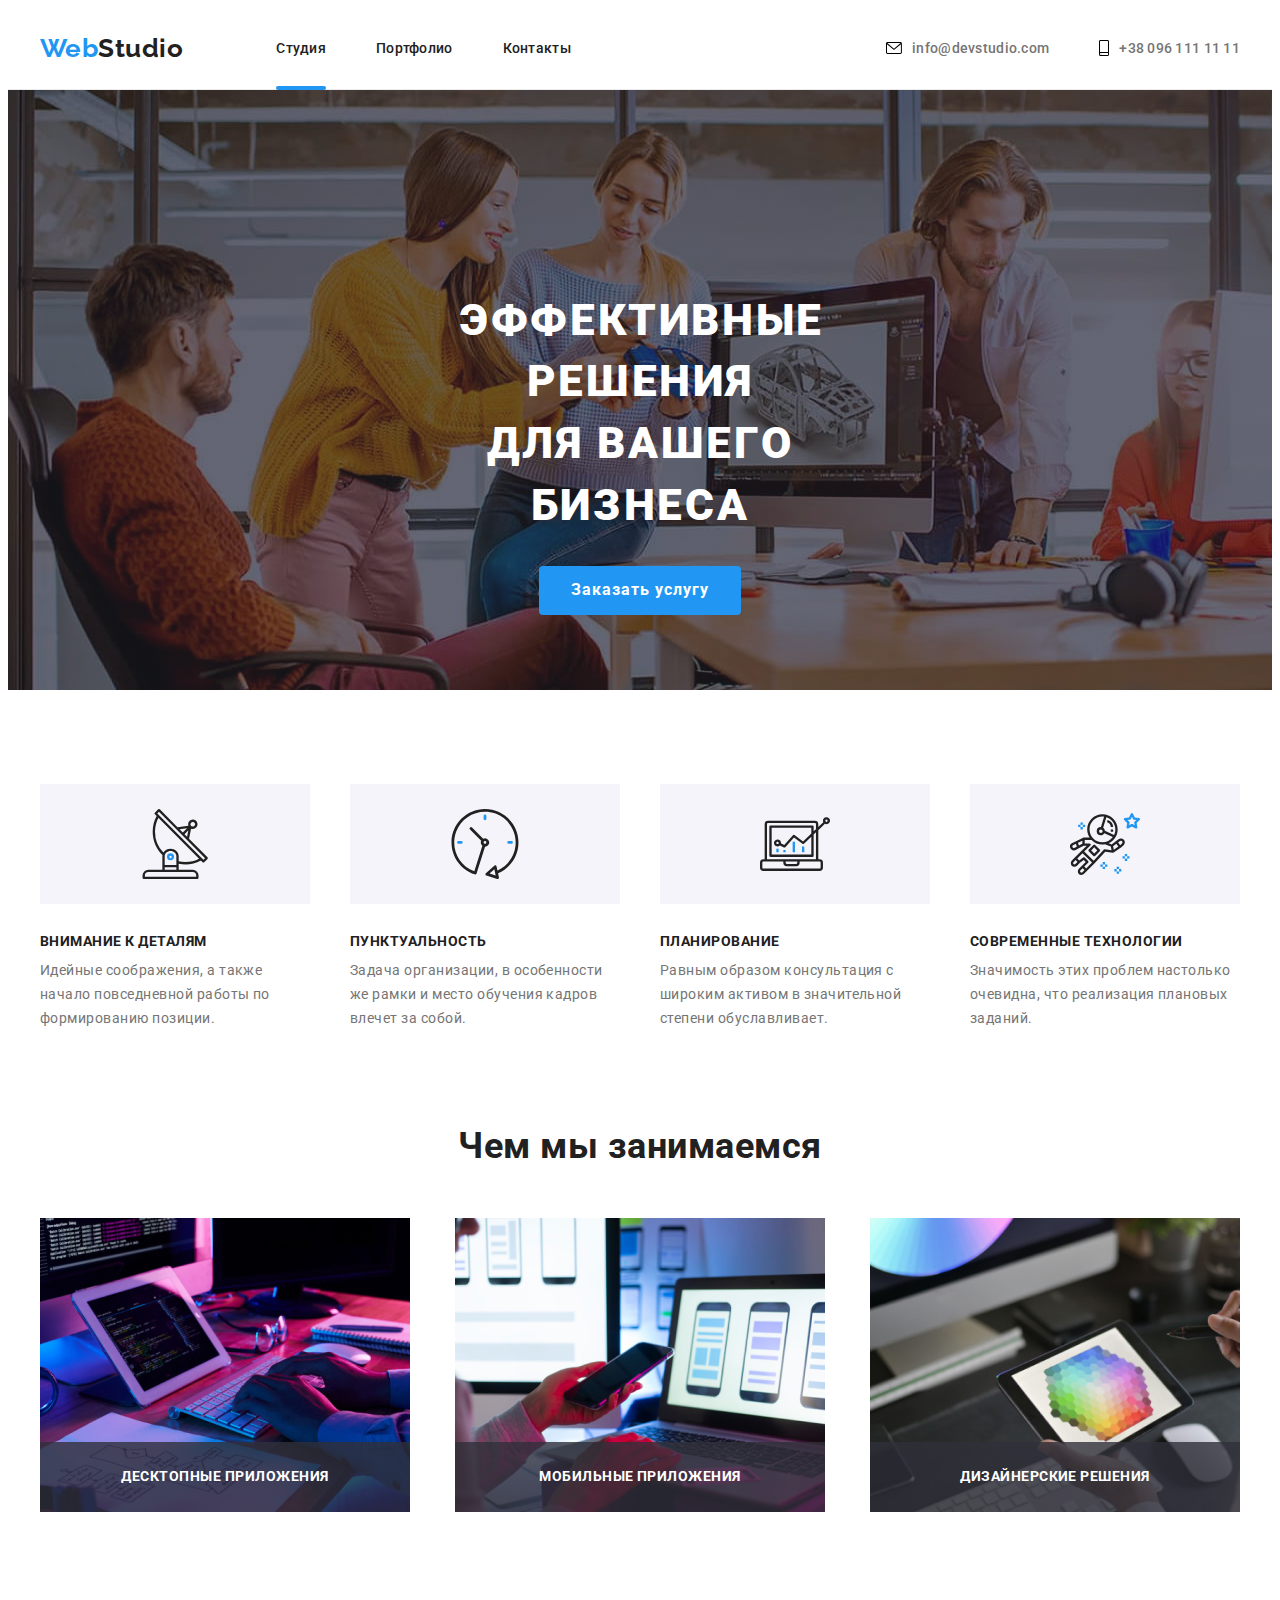
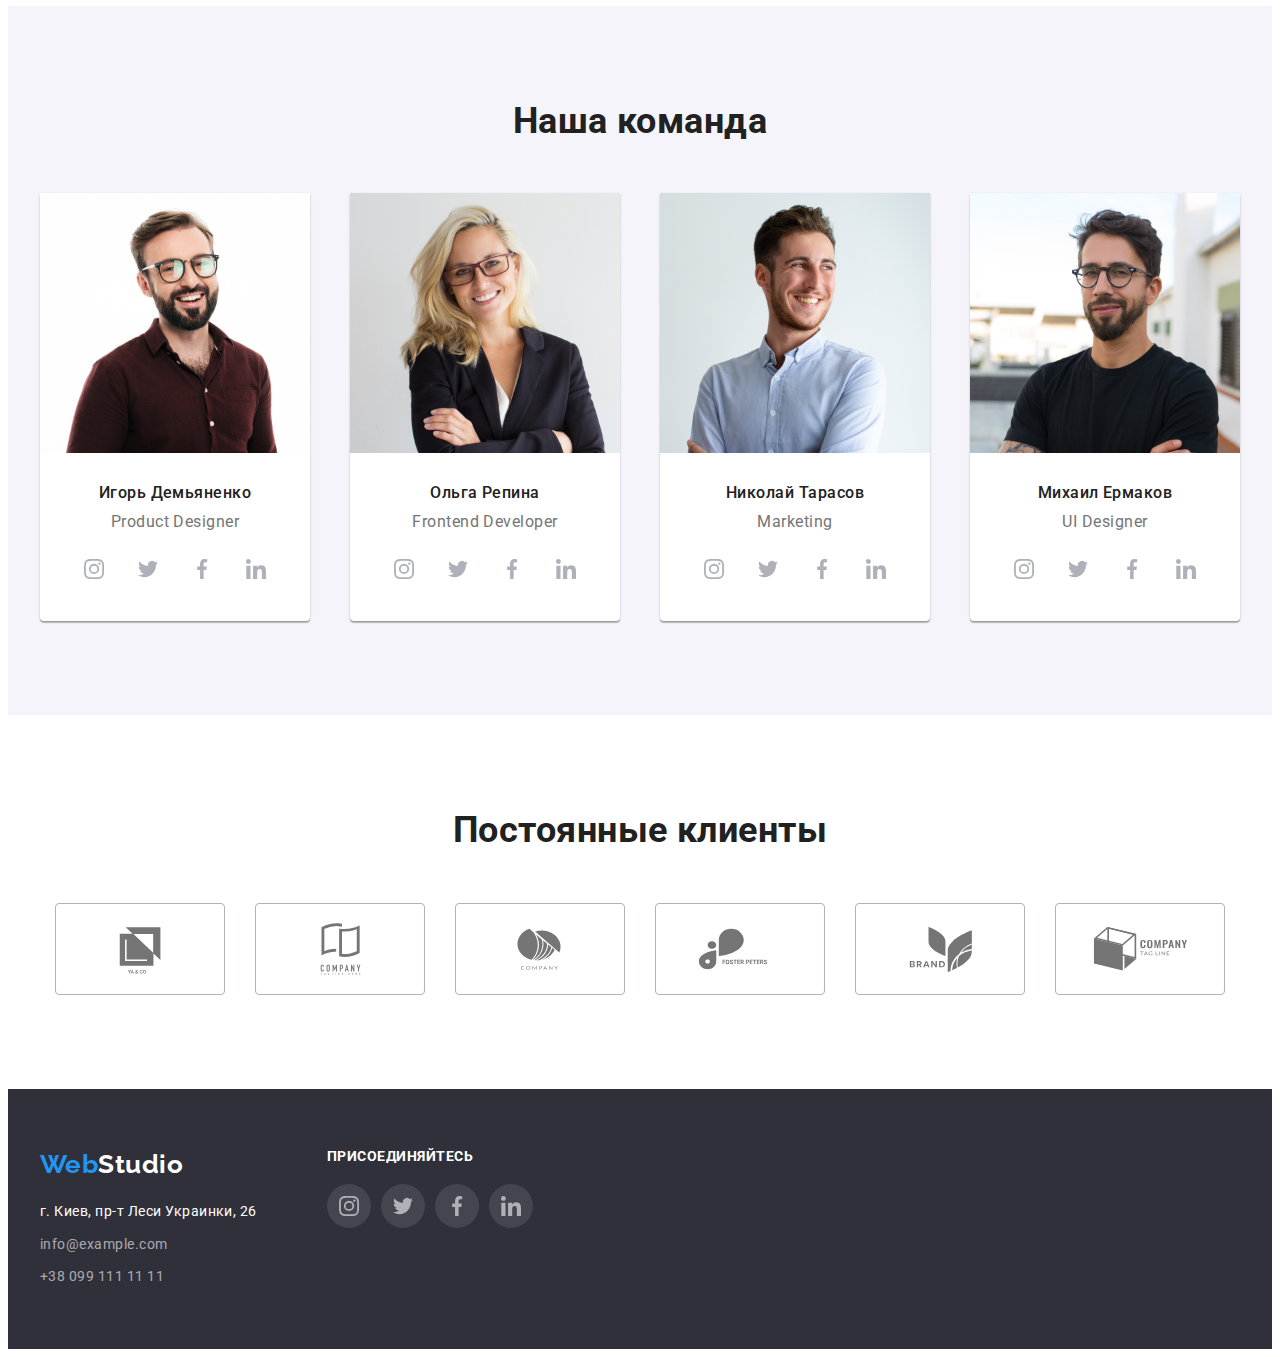
<file: index.html>
<!DOCTYPE html>
<html lang="ru">

<head>
    <meta charset="UTF-8">
    <meta http-equiv="X-UA-Compatible" content="IE=edge">
    <meta name="viewport" content="width=device-width, initial-scale=1.0">
    <title>Document</title>
    <link rel="stylesheet" href="https://cdnjs.cloudflare.com/ajax/libs/modern-normalize/1.1.0/modern-normalize.min.css"
        integrity="sha512-wpPYUAdjBVSE4KJnH1VR1HeZfpl1ub8YT/NKx4PuQ5NmX2tKuGu6U/JRp5y+Y8XG2tV+wKQpNHVUX03MfMFn9Q=="
        crossorigin="anonymous" referrerpolicy="no-referrer" />
    <link 
        href="https://fonts.googleapis.com/css2?family=Raleway:wght@700&family=Roboto:wght@400;500;700;900&display=swap"
        rel="stylesheet">
    <link rel="stylesheet" href="./css/styles.css">
</head>

<body>

    <header class="header-section">
        <div class="container header">
            <a class="logo" href="#"><span class="logo-accent">Web</span>Studio</a>
            <nav >
                <ul class="sitenav">
                    <li class="item" ><a class="link active" href="#">Студия</a></li>
                    <li class="item" ><a class="link" href="./portfolio.html">Портфолио</a></li>
                    <li class="item" ><a class="link" href="#">Контакты</a></li>
                </ul>
            </nav>
            
            <ul class="contacts">
                <li class="item" >
                    <a class="contacts-link" href="mailto:info@devstudio.com">
                        <svg class="icon envelope">
                            <use href="./images/icons.svg#envelope"></use>
                        </svg>
                        info@devstudio.com
                    </a>
                </li>
                <li class="item" >
                    <a class="contacts-link" href="tel:+380961111111">
                        <svg class="icon smartphone">
                            <use href="./images/icons.svg#smartphone"></use>
                        </svg>
                        +38 096 111 11 11
                    </a>
                </li>
            </ul>
        </div>
    </header>

    <main>
        
        <section class="hero-section overlay">
                <h1 class="title-hero">Эффективные решения<br> для вашего бизнеса</h1>
                <button data-modal-open class="button" type="button">Заказать услугу</button>
                <div data-modal class="backdrop is-hidden">
                    <div class="modal">
                        <button data-modal-close class="btn-close">
                            <svg class="close-icon">
                                <use href="./images/icons.svg#close"></use>
                            </svg>
                        </button>
                    </div>
                </div>           
        </section>

        <section class="section features">
            <div class="container">
              <h2 hidden>Наши пркимущества</h2>
                <ul class="features">    
                    <li class="item">
                        <div class="icon-box">
                            <svg class="features-icon">
                                <use href="./images/icons.svg#antenna"></use>
                            </svg>
                        </div>
                        <h3 class="features-title">внимание к деталям</h3>
                        <p class="features-text">Идейные соображения, а также начало повседневной работы по формированию позиции.</p>
                    </li>
                    <li class="item">
                        <div class="icon-box">
                            <svg class="features-icon">
                                <use href="./images/icons.svg#clock"></use>
                            </svg>
                        </div>
                        <h3 class="features-title">пунктуальность</h3>
                        <p class="features-text">Задача организации, в особенности же рамки и место обучения кадров влечет за собой.</p>
                    </li>
                    <li class="item">
                        <div class="icon-box">
                            <svg class="features-icon">
                                <use href="./images/icons.svg#diagram"></use>
                            </svg>
                        </div>
                        <h3 class="features-title">планирование</h3>
                        <p class="features-text">Равным образом консультация с широким активом в значительной степени обуславливает.</p>
                    </li>
                    <li class="item">
                        <div class="icon-box">
                            <svg class="features-icon">
                                <use href="./images/icons.svg#astronaut"></use>
                            </svg>
                        </div>
                        <h3 class="features-title">современные технологии</h3>
                        <p class="features-text">Значимость этих проблем настолько очевидна, что реализация плановых заданий.</p>
                    </li>
                </ul>
            </div>
            <ul>
        </section>

        <section class="section">
            <div class="container">
                <h2 class="section-title">Чем мы занимаемся</h2>
                <ul class="servises">
                    
                    <li class="item">
                        <img src="./images/img.jpg" alt="Создание сайтов" width="370">
                        <div class="servises-overlay">
                            <h3 class="servises-text">десктопные приложения</h3>
                        </div>
                    </li>
                    
                    <li class="item">
                        <img src="./images/img-2.jpg" alt="Создание макетов" width="370">
                        <div class="servises-overlay">
                            <h3 class="servises-text">мобильные приложения</h3>
                        </div>
                    </li>
                    
                    <li class="item">
                        <img src="./images/img-3.jpg" alt="Дизайн" width="370">                       
                        <div class="servises-overlay">
                            <h3 class="servises-text">дизайнерские решения</h3>
                        </div>
                    </li>
                </ul>
            </div>
        </section>

        <section class="section team">
            <div class="container">
              <h2 class="section-title">Наша команда</h2>
                <ul class="members">
                    <li class="item">
                        <div>
                            <img src="./images/photo-1.jpg" alt="Игорь Демьяненко" width="270">
                        </div>
                           
                        <h3 class="member-name">Игорь Демьяненко</h3>
                        <p class="member-work">Product Designer</p>
                        
                        <div class="network-icon-box">
                            <a href="#" class="network-link">
                                <svg class="network-icon">
                                     <use href="./images/icons.svg#instagram"></use>
                                </svg>
                            </a>
                             <a href="#" class="network-link">   
                                <svg class="network-icon">
                                    <use href="./images/icons.svg#twitter"></use>
                                </svg>
                            </a>
                            <a href="#" class="network-link">
                                <svg class="network-icon">
                                    <use href="./images/icons.svg#facebook"></use>
                                </svg>
                            </a>
                            <a href="#" class="network-link">
                                <svg class="network-icon">
                                    <use href="./images/icons.svg#linkedin"></use>
                                </svg>
                            </a>
                        </div>
                    </li>
                    <li class="item">
                        <div>
                            <img src="./images/photo-2.jpg" alt="Ольга Репина" width="270">
                        </div>
                           
                        <h3 class="member-name">Ольга Репина</h3>
                        <p class="member-work">Frontend Developer</p>
                        
                        <div class="network-icon-box">
                            <a href="#" class="network-link">
                                <svg class="network-icon">
                                    <use href="./images/icons.svg#instagram"></use>
                                </svg>
                            </a>
                            <a href="#" class="network-link">
                                <svg class="network-icon">
                                    <use href="./images/icons.svg#twitter"></use>
                                </svg>
                            </a>
                            <a href="#" class="network-link">
                                <svg class="network-icon">
                                    <use href="./images/icons.svg#facebook"></use>
                                </svg>
                            </a>
                            <a href="#" class="network-link">
                                <svg class="network-icon">
                                    <use href="./images/icons.svg#linkedin"></use>
                                </svg>
                            </a>
                        </div>
                    </li>
                   
                    <li class="item">
                        <div>
                            <img src="./images/photo-3.jpg" alt="Николай Тарасов" width="270">
                        </div>
                            
                        <h3 class="member-name">Николай Тарасов</h3>
                        <p class="member-work">Marketing</p>

                        <div class="network-icon-box">
                            <a href="#" class="network-link">
                                <svg class="network-icon">
                                    <use href="./images/icons.svg#instagram"></use>
                                </svg>
                            </a>
                            <a href="#" class="network-link">
                                <svg class="network-icon">
                                    <use href="./images/icons.svg#twitter"></use>
                                </svg>
                            </a>
                            <a href="#" class="network-link">
                                <svg class="network-icon">
                                    <use href="./images/icons.svg#facebook"></use>
                                </svg>
                            </a>
                            <a href="#" class="network-link">
                                <svg class="network-icon">
                                    <use href="./images/icons.svg#linkedin"></use>
                                </svg>
                            </a>
                        </div>
                    </li>
                    
                    <li class="item">
                        <div>
                            <img src="./images/photo-4.jpg" alt="Михаил Ермаков" width="270">
                        </div>
                        
                        <h3 class="member-name">Михаил Ермаков</h3>
                        <p class="member-work">UI Designer</p>

                        <div class="network-icon-box">
                            <a href="#" class="network-link">
                                <svg class="network-icon">
                                    <use href="./images/icons.svg#instagram"></use>
                                </svg>
                            </a>
                            <a href="#" class="network-link">
                                <svg class="network-icon">
                                    <use href="./images/icons.svg#twitter"></use>
                                </svg>
                            </a>
                            <a href="#" class="network-link">
                                <svg class="network-icon">
                                    <use href="./images/icons.svg#facebook"></use>
                                </svg>
                            </a>
                            <a href="#" class="network-link">
                                <svg class="network-icon">
                                    <use href="./images/icons.svg#linkedin"></use>
                                </svg>
                            </a>
                        </div>
                    </li>
                </ul>
            </div>
        </section>
        <section class="section clients">
                <h2 class="section-title">Постоянные клиенты</h2>
                <ul class="clients-list">
                    <li class="item">
                        <a href="#" class="clients-link">
                            <svg class="clients-icon">
                                <use href="./images/icons.svg#logo-1"></use>
                            </svg>
                        </a>
                    </li>
                    <li class="item">
                        <a href="#" class="clients-link">
                            <svg class="clients-icon">
                                <use href="./images/icons.svg#logo-2"></use>
                            </svg>
                        </a>
                    </li>
                    <li class="item">
                        <a href="#" class="clients-link">
                            <svg class="clients-icon">
                                <use href="./images/icons.svg#logo-3"></use>
                            </svg>
                        </a>
                    </li>
                    <li class="item">
                        <a href="#" class="clients-link">
                            <svg class="clients-icon">
                                <use href="./images/icons.svg#logo-4"></use>
                            </svg>
                        </a>
                    </li>
                    <li class="item">
                        <a href="#" class="clients-link">
                            <svg class="clients-icon">
                                <use href="./images/icons.svg#logo-5"></use>
                            </svg>
                        </a>
                    </li>
                    <li class="item">
                        <a href="#" class="clients-link">
                            <svg class="clients-icon">
                                <use href="./images/icons.svg#logo-6"></use>
                            </svg>
                        </a>
                    </li>
                </ul>
        </section>
    </main>

    <footer class="footer">
        <div class="container">
           
                <div>   
                    <a href="#" class="logo"> <span class="logo-accent">Web</span>Studio </a>
                    <address class="adress">
                        г. Киев, пр-т Леси Украинки, 26
                        <ul class="contacts-footer">
                            <li class="item">info@example.com</li> 
                            <li class="item">+38 099 111 11 11</li>
                        </ul>
                    </address>
                </div>
                <div class="follow-box">
                    <h3 class="features-title follow">присоединяйтесь</h3>
                    <div class="network-icon-box">
                        <a href="#" class="network-link">
                            <svg class="network-icon">
                                <use href="./images/icons.svg#instagram"></use>
                            </svg>
                        </a>
                        <a href="#" class="network-link">
                            <svg class="network-icon">
                                <use href="./images/icons.svg#twitter"></use>
                            </svg>
                        </a>
                        <a href="#" class="network-link">
                            <svg class="network-icon">
                                <use href="./images/icons.svg#facebook"></use>
                            </svg>
                        </a>
                        <a href="#" class="network-link">
                            <svg class="network-icon">
                                <use href="./images/icons.svg#linkedin"></use>
                            </svg>
                        </a>
                    </div>
            </div>
        
        </div>
    </footer>

<script src="./js/modal.js"></script>

</body>

</html>
</file>
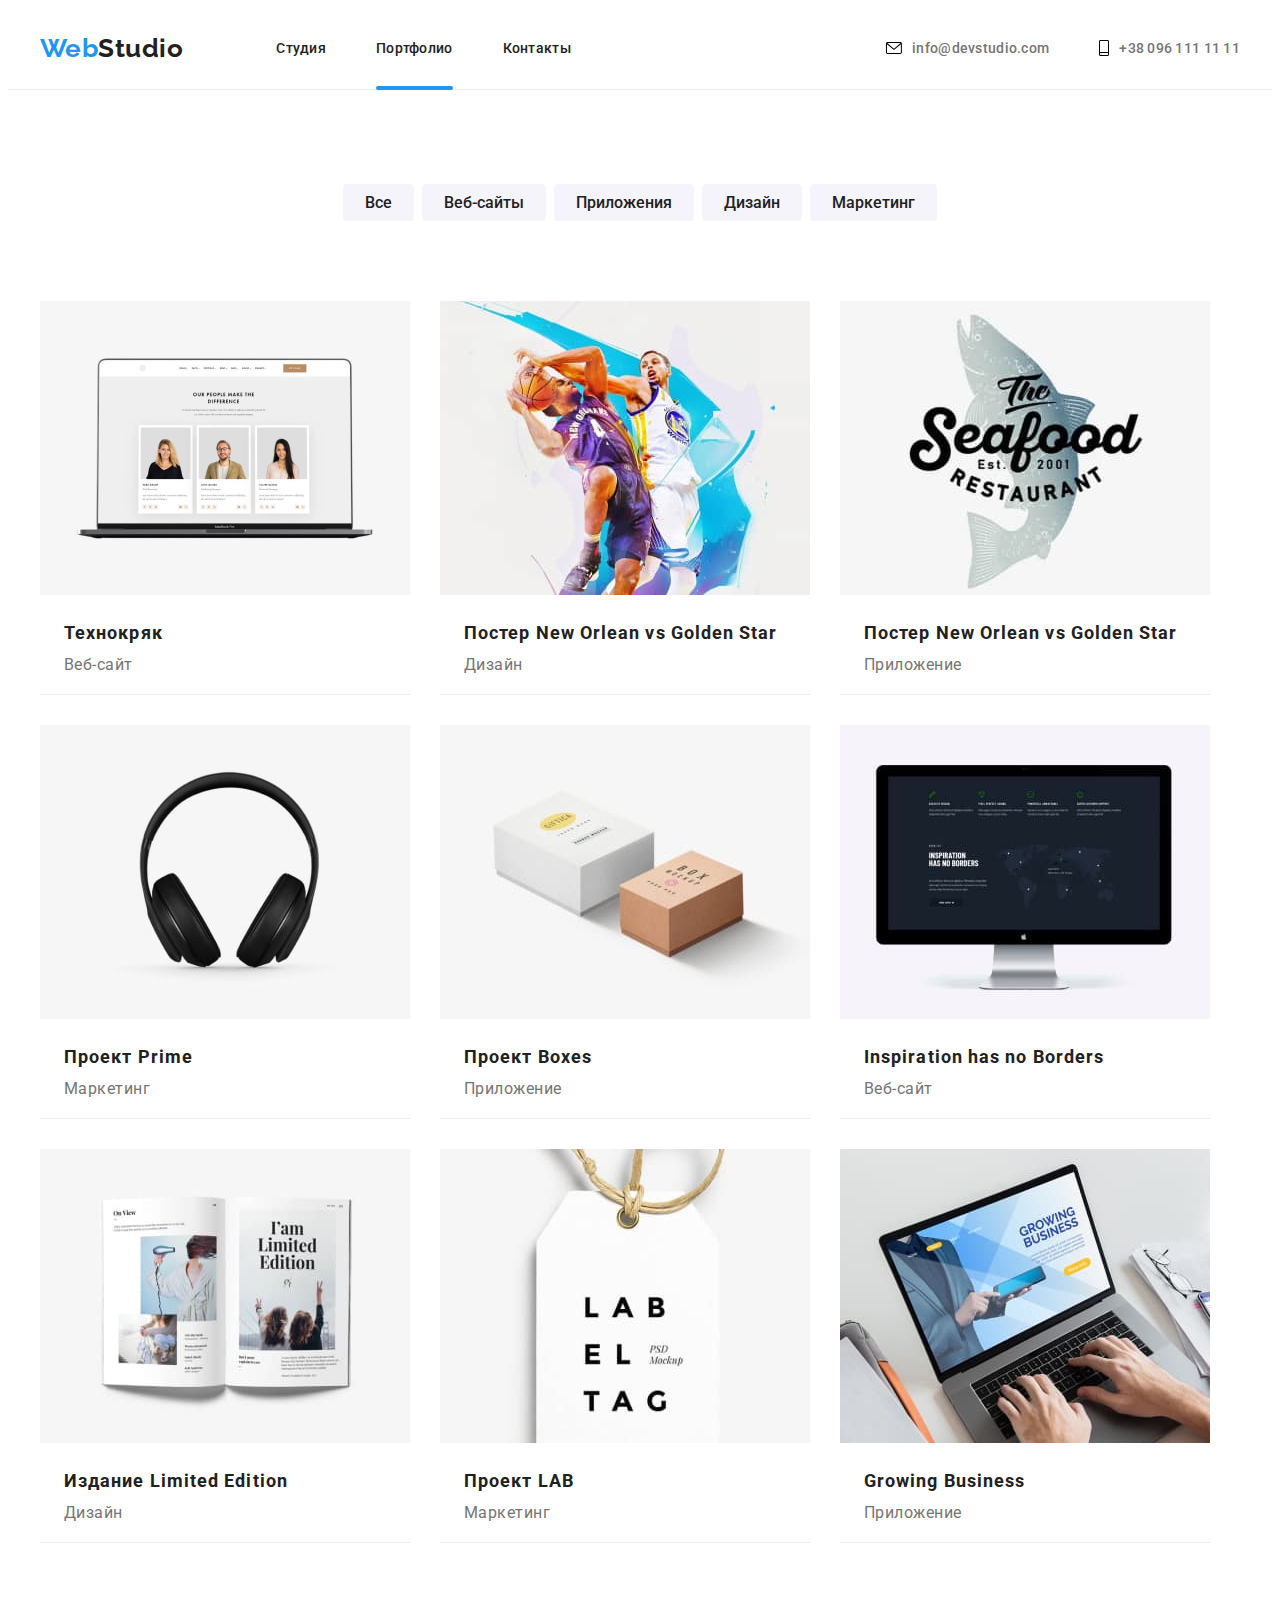
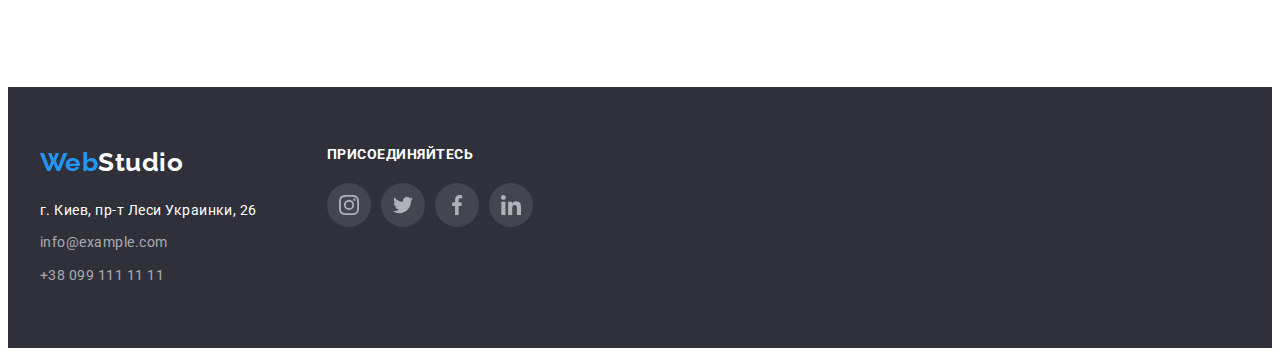
<file: portfolio.html>
<!DOCTYPE html>
<html lang="ru">

<head>
    <meta charset="UTF-8">
    <meta http-equiv="X-UA-Compatible" content="IE=edge">
    <meta name="viewport" content="width=device-width, initial-scale=1.0">
    <title>Document</title>
    <link rel="stylesheet" href="https://cdnjs.cloudflare.com/ajax/libs/modern-normalize/1.1.0/modern-normalize.min.css"
        integrity="sha512-wpPYUAdjBVSE4KJnH1VR1HeZfpl1ub8YT/NKx4PuQ5NmX2tKuGu6U/JRp5y+Y8XG2tV+wKQpNHVUX03MfMFn9Q=="
        crossorigin="anonymous" referrerpolicy="no-referrer" />
    <link href="https://fonts.googleapis.com/css2?family=Raleway:wght@700&family=Roboto:wght@400;500;700;900&display=swap"
        rel="stylesheet">
    <link rel="stylesheet" href="./css/styles.css">
</head>

<body>
    <header class="header-section">
        <div class="container header">
            <a class="logo" href="#"><span class="logo-accent">Web</span>Studio</a>
            <nav>
                <ul class="sitenav">
                    <li class="item"><a class="link" href="./index.html">Студия</a></li>
                    <li class="item"><a class="link active" href="./portfolio.html">Портфолио</a></li>
                    <li class="item"><a class="link" href="#">Контакты</a></li>
                </ul>
            </nav>
    
            <ul class="contacts">
                <li class="item">
                    <a class="contacts-link" href="mailto:info@devstudio.com">
                        <svg class="icon envelope">
                            <use href="./images/icons.svg#envelope"></use>
                        </svg>
                        info@devstudio.com
                    </a>
                </li>
                <li class="item">
                    <a class="contacts-link" href="tel:+380961111111">
                        <svg class="icon smartphone">
                            <use href="./images/icons.svg#smartphone"></use>
                        </svg>
                        +38 096 111 11 11
                    </a>
                </li>
            </ul>
        </div>
    </header>

    <main>
        <section class="section portfolio">
            <div class="container">
                <h1 hidden>Портфолио</h1>

                    <ul class="portfolio">
                        <li class="item"><button class="btn-portfolio" type="button">Все</button></li>
                        <li class="item"><button class="btn-portfolio" type="button">Веб-сайты</button></li>
                        <li class="item"><button class="btn-portfolio" type="button">Приложения</button></li>
                        <li class="item"><button class="btn-portfolio" type="button">Дизайн</button></li>
                        <li class="item"><button class="btn-portfolio" type="button">Маркетинг</button></li>
                    </ul>

                <ul class="projects">
                    <li class="item">
                        <div class="project-thumb">
                            <img src="./images/img1.jpg" alt="Изображение интерфейса веб-сайта Технокряк " width="370" height="294">
                            <div class="projects-overlay">
                                <p class="text-overlay">Технокряк это современная площадка распространения коронавируса. Компании используют эту
                                    платформу для цифрового
                                    шпионажа и атак на защищённые сервера конкурентов.</p>
                            </div>
                        </div>
                        <div class="text-item">
                            <h2 class="portfolio-project">Технокряк</h2>
                            <p class="project-type">Веб-сайт</p>
                        </div>
                    </li>
                    <li class="item">
                        <div class="project-thumb">
                            <img src="./images/img2.jpg" alt="Изображение интерфейса веб-сайта Технокряк " width="370" height="294">
                            <div class="projects-overlay">
                                <p class="text-overlay">Технокряк это современная площадка распространения коронавируса. Компании используют эту
                                    платформу для цифрового
                                    шпионажа и атак на защищённые сервера конкурентов.</p>
                            </div>
                        </div>
                        <div class="text-item">
                            <h2 class="portfolio-project">Постер New Orlean vs Golden Star</h2>
                            <p class="project-type">Дизайн</p>
                        </div>
                    </li>
                    <li class="item">
                        <div class="project-thumb">
                            <img src="./images/img3.jpg" alt="Изображение интерфейса веб-сайта Технокряк " width="370" height="294">
                            <div class="projects-overlay">
                                <p class="text-overlay">Технокряк это современная площадка распространения коронавируса. Компании используют эту
                                    платформу для цифрового
                                    шпионажа и атак на защищённые сервера конкурентов.</p>
                            </div>
                        </div>
                        <div class="text-item">
                            <h2 class="portfolio-project">Постер New Orlean vs Golden Star</h2>
                            <p class="project-type">Приложение</p>
                        </div>
                    </li>
                    <li class="item">
                        <div class="project-thumb">
                            <img src="./images/img4.jpg" alt="Изображение интерфейса веб-сайта Технокряк " width="370" height="294">
                            <div class="projects-overlay">
                                <p class="text-overlay">Технокряк это современная площадка распространения коронавируса. Компании используют эту
                                    платформу для цифрового
                                    шпионажа и атак на защищённые сервера конкурентов.</p>
                            </div>
                        </div>
                        <div class="text-item">
                            <h2 class="portfolio-project">Проект Prime</h2>
                            <p class="project-type">Маркетинг</p>
                        </div>
                    </li>
                    <li class="item">
                        <div class="project-thumb">
                            <img src="./images/img5.jpg" alt="Изображение интерфейса веб-сайта Технокряк " width="370" height="294">
                            <div class="projects-overlay">
                                <p class="text-overlay">Технокряк это современная площадка распространения коронавируса. Компании используют эту
                                    платформу для цифрового
                                    шпионажа и атак на защищённые сервера конкурентов.</p>
                            </div>
                        </div>
                       <div class="text-item">
                            <h2 class="portfolio-project">Проект Boxes</h2>
                            <p class="project-type">Приложение</p>
                       </div>
                    </li>
                    <li class="item">
                        <div>
                            <div class="project-thumb">
                                <img src="./images/img6.jpg" alt="Изображение интерфейса веб-сайта Технокряк " width="370" height="294">
                                <div class="projects-overlay">
                                    <p class="text-overlay">Технокряк это современная площадка распространения коронавируса. Компании используют эту
                                        платформу для цифрового
                                        шпионажа и атак на защищённые сервера конкурентов.</p>
                                </div>
                            </div>
                        </div>
                        <div class="text-item">
                            <h2 class="portfolio-project">Inspiration has no Borders</h2>
                            <p class="project-type">Веб-сайт</p>
                        </div>
                    </li>
                    <li class="item">
                        <div class="project-thumb">
                            <img src="./images/img7.jpg" alt="Изображение интерфейса веб-сайта Технокряк " width="370" height="294">
                            <div class="projects-overlay">
                                <p class="text-overlay">Технокряк это современная площадка распространения коронавируса. Компании используют эту
                                    платформу для цифрового
                                    шпионажа и атак на защищённые сервера конкурентов.</p>
                            </div>
                        </div>
                       <div class="text-item">
                            <h2 class="portfolio-project">Издание Limited Edition</h2>
                            <p class="project-type">Дизайн</p>
                       </div>
                    </li>
                    <li class="item">
                        <div class="project-thumb">
                            <img src="./images/img8.jpg" alt="Изображение интерфейса веб-сайта Технокряк " width="370" height="294">
                            <div class="projects-overlay">
                                <p class="text-overlay">Технокряк это современная площадка распространения коронавируса. Компании используют эту
                                    платформу для цифрового
                                    шпионажа и атак на защищённые сервера конкурентов.</p>
                            </div>
                        </div>
                        <div class="text-item">
                            <h2 class="portfolio-project">Проект LAB</h2>
                            <p class="project-type">Маркетинг</p>
                        </div>
                    </li>
                    <li class="item">
                        <div class="project-thumb">
                            <img src="./images/img9.jpg" alt="Изображение интерфейса веб-сайта Технокряк " width="370" height="294">
                            <div class="projects-overlay">
                                <p class="text-overlay">Технокряк это современная площадка распространения коронавируса. Компании используют эту
                                    платформу для цифрового
                                    шпионажа и атак на защищённые сервера конкурентов.</p>
                            </div>
                        </div>
                        <div class="text-item">
                            <h2 class="portfolio-project">Growing Business</h2>
                            <p class="project-type">Приложение</p>
                        </div>
                    </li>
                </ul>
            </div>
        </section>

    </main>

    <footer class="footer">
        <div class="container">
    
            <div>
                <a href="#" class="logo"> <span class="logo-accent">Web</span>Studio </a>
                <address class="adress">
                    г. Киев, пр-т Леси Украинки, 26
                    <ul class="contacts-footer">
                        <li class="item">info@example.com</li>
                        <li class="item">+38 099 111 11 11</li>
                    </ul>
                </address>
            </div>
            <div class="follow-box">
                <h3 class="features-title follow">присоединяйтесь</h3>
                <div class="network-icon-box">
                    <a href="#" class="network-link">
                        <svg class="network-icon">
                            <use href="./images/icons.svg#instagram"></use>
                        </svg>
                    </a>
                    <a href="#" class="network-link">
                        <svg class="network-icon">
                            <use href="./images/icons.svg#twitter"></use>
                        </svg>
                    </a>
                    <a href="#" class="network-link">
                        <svg class="network-icon">
                            <use href="./images/icons.svg#facebook"></use>
                        </svg>
                    </a>
                    <a href="#" class="network-link">
                        <svg class="network-icon">
                            <use href="./images/icons.svg#linkedin"></use>
                        </svg>
                    </a>
                </div>
            </div>
    
        </div>
    </footer>
</body>

</html>
</file>
<file: css/styles.css>
:root {
  --accent-color: #2196f3;
  --title-text-color: #212121;
  --text-color: #757575;
  --white-color: #fff;
  --card-set-gap: 30px;
  --container-padding: 94px;
  --transition-timing: cubic-bezier(0.4, 0, 0.2, 1);
}

html {
  box-sizing: border-box;
}

*,
*::before,
*::after {
  box-sizing: inherit;
}

body {
  color: var(--text-color);
  font-family: Roboto, sans-serif;
  letter-spacing: 0.03em;
}

Ul {
  list-style: none;
  margin: 0;
  padding: 0;
}

a {
  text-decoration: none;
}

p {
  margin: 0;
}

h1,
h2,
h3,
h4,
h5,
h6 {
  margin: 0;
}

img {
  display: block;
  max-width: 100%;
  height: auto;
}

/*==============header section================*/

.header-section {
  border-bottom: 1px solid #ececec;
}

.container.header {
  width: 1200px;
  margin: auto;
  display: flex;
  align-items: center;
}

/* style logo */
.logo {
  color: var(--title-text-color);

  font-family: Raleway, sans-serif;
  font-weight: 700;
  font-size: 26px;
  line-height: 1.2;
}
.footer .logo {
  color: var(--white-color);
}

.logo-accent {
  color: var(--accent-color);
}

/* nav */
.sitenav {
  display: flex;
  margin-left: 93px;
}

.sitenav .link {
  display: block;
  padding-top: 32px;
  padding-bottom: 32px;
}

.sitenav .item + .item {
  margin-left: 50px;
}

.sitenav .link {
  color: var(--title-text-color);

  font-weight: 500;
  font-size: 14px;
  line-height: 1.2;
  letter-spacing: 0.02em;

  transition: color 250ms var(--transition-timing);
  position: relative;
}

.sitenav .link:hover,
.sitenav .link:focus {
  color: var(--accent-color);
}

.sitenav .link.active::after {
  content: "";

  background-color: var(--accent-color);
  border-radius: 2px;

  position: absolute;
  width: 100%;
  height: 4px;
  bottom: -1px;
  left: 0;

  transition: opacity 250ms var(--transition-timing);
}

/* contacts */
.contacts {
  display: flex;
  margin-left: auto;
}

.contacts-link {
  color: var(--text-color);

  font-weight: 500;
  font-size: 14px;
  line-height: 1.2;
  letter-spacing: 0.02em;

  display: flex;
  align-items: center;

  transition: color 250ms var(--transition-timing);
}

.contacts .item + .item {
  margin-left: 50px;
}

.contacts-link:hover,
.contacts-link:focus {
  color: var(--accent-color);
}

.contacts-link:hover .icon {
  fill: var(--accent-color);
}

.icon {
  margin-right: 10px;
}

.icon.envelope {
  width: 16px;
  height: 12px;
}

.icon.smartphone {
  width: 10px;
  height: 16px;
}

/*======================= main ==========================*/
.section {
  padding-top: var(--container-padding);
  padding-bottom: var(--container-padding);
}

/* section hero */

.hero-section {
  background: #2f303a;
  padding: 200px 452px;
}
.overlay {
  background-image: linear-gradient(to top, #2f303a66, #2f303a66),
    url(../images/img-bcg.jpg);
  height: 600px;
  max-width: 1600px;
  margin: 0 auto;
}

.title-hero {
  margin-bottom: 30px;

  color: var(--white-color);

  font-weight: 900;
  font-size: 44px;
  line-height: 1.4;
  text-align: center;
  letter-spacing: 0.06em;
  text-transform: uppercase;
}
.button {
  display: inline-block;
  display: flex;
  padding: 10px 32px;
  text-align: center;
  margin: auto;
  border-radius: 4px;

  color: var(--white-color);
  background-color: var(--accent-color);
  border: none;

  font-family: inherit;
  font-style: inherit;
  font-weight: 700;
  font-size: 16px;
  line-height: 1.8;
  letter-spacing: 0.06em;

  cursor: pointer;

  transition: background 250ms var(--transition-timing);
}

.button:hover {
  background: #188ce8;
  box-shadow: 0px 4px 4px rgba(0, 0, 0, 0.15);
}

.backdrop {
  width: 100%;
  height: 100%;

  background: rgba(0, 0, 0, 0.2);

  position: fixed;
  top: 0;
  left: 0;
  z-index: 99;
  transform: scale(1);
  transition: transform 250ms var(--transition-timing);
}

.modal {
  width: 528px;
  height: 581px;

  background: var(--white-color);
  box-shadow: 0px 1px 3px rgba(0, 0, 0, 0.12), 0px 1px 1px rgba(0, 0, 0, 0.14),
    0px 2px 1px rgba(0, 0, 0, 0.2);
  border-radius: 4px;

  position: absolute;
  top: 50%;
  left: 50%;
  transform: translate(-50%, -50%);
}

.backdrop.is-hidden {
  opacity: 0;
  pointer-events: 0;
  transform: scale(0);
}

.btn-close {
  margin-top: 8px;
  margin-right: 8px;
  width: 30px;
  height: 30px;

  background: none;
  border-radius: 50%;
  border: 1px solid rgba(0, 0, 0, 0.1);

  position: absolute;
  top: 0;
  right: 0;

  cursor: pointer;
}

.close-icon {
  width: 11px;
  height: 11px;
}

/*====== style container===== */
.container {
  width: 1200px;
  margin-left: auto;
  margin-right: auto;
}

/* section features */

.section.features {
  padding-bottom: 0;
}

.features {
  display: flex;
  justify-content: space-between;
}
.features .item {
  width: 270px;
}
.features-icon {
  width: 70px;
  height: 70px;
}

.icon-box {
  width: 270px;
  height: 120px;
  background: #f5f4fa;
  padding: 25px 100px;
  margin-bottom: 30px;
}

.features-title {
  margin-bottom: 10px;

  color: var(--title-text-color);

  font-weight: 700;
  font-size: 14px;
  line-height: 1.1;
  text-transform: uppercase;
}

.features-text {
  font-size: 14px;
  line-height: 1.7;
}

/* section servises  */

.section-title {
  margin-bottom: 50px;

  color: var(--title-text-color);

  font-weight: 700;
  font-size: 36px;
  line-height: 1.2;
  text-align: center;
}

.servises .item {
  position: relative;
}

.servises {
  display: flex;
  justify-content: space-between;
}

.servises-overlay {
  width: 100%;
  height: 70px;
  padding-top: 27px;
  padding-bottom: 27px;

  background: rgba(47, 48, 58, 0.8);

  position: absolute;
  bottom: 0;
  left: 0;
}

.servises-text {
  display: flex;
  justify-content: center;

  font-weight: 700;
  font-size: 14px;
  line-height: 1.1;
  text-transform: uppercase;

  color: var(--white-color);
}

/* section team */

.section.team {
  background: #f5f4fa;
  padding-top: var(--container-padding);
  padding-bottom: var(--container-padding);
}

.members {
  display: flex;
  justify-content: space-between;
}

.members .item {
  width: 270px;
  box-shadow: 0px 1px 3px rgba(0, 0, 0, 0.12), 0px 1px 1px rgba(0, 0, 0, 0.14),
    0px 2px 1px rgba(0, 0, 0, 0.2);
  border-radius: 0px 0px 4px 4px;
  padding-bottom: 30px;
  background: #fff;
}

.member-name {
  margin-top: 30px;

  color: var(--title-text-color);

  font-weight: 500;
  font-size: 16px;
  line-height: 1.2;
  /* identical to box height */
  text-align: center;
}

.member-work {
  margin-top: 10px;

  font-size: 16px;
  line-height: 1.2;
  /* identical to box height */
  text-align: center;
}

.network-icon-box {
  display: flex;
  justify-content: center;
  align-items: center;
}

.network-link {
  margin-top: 16px;
  width: 44px;
  height: 44px;
  border-radius: 100%;
  padding: 12px;

  color: #afb1b8;

  cursor: pointer;

  transition: color 250ms var(--transition-timing),
    background-color 250ms var(--transition-timing);
}

.footer .network-link {
  background: rgba(255, 255, 255, 0.1);
  margin-top: 20px;
}

.network-link:hover {
  color: var(--white-color);
  background-color: var(--accent-color);
}

.network-link + .network-link {
  margin-left: 10px;
}

.network-icon {
  width: 20px;
  height: 20px;
  fill: currentColor;
}

/* section clients */

.clients-list {
  display: flex;
  justify-content: center;
}

.clients-link {
  display: inline-block;
  width: 170px;
  height: 92px;
  padding: 16px 32px;

  border: 1px solid #afb1b8;
  border-radius: 4px;
  color: var(--text-color);

  transition: color 250ms var(--transition-timing);
}

.clients-link:hover {
  cursor: pointer;
  border: 1px solid var(--accent-color);
  color: var(--accent-color);
}

.clients-list .item + .item {
  margin-left: 30px;
}

.clients-icon {
  width: 106px;
  height: 60px;
  fill: currentColor;
}

/* =================footer=================== */

/* adress */
.footer .container {
  display: flex;
}

.footer {
  background-color: #2f303a;

  padding-top: 60px;
  padding-bottom: 60px;
}

.adress {
  margin-top: 20px;

  color: var(--white-color);

  font-style: normal;
  font-weight: normal;
  font-size: 14px;
  line-height: 1.7;
}

.contacts-footer > .item {
  color: rgba(255, 255, 255, 0.6);

  margin-top: 9px;
}

/* network links */
.features-title.follow {
  color: var(--white-color);
  margin-bottom: 0;
}

.follow-box {
  margin-left: 70px;
}

/* =================main portfolio==================== */

/* btn portfolio */

.portfolio {
  display: flex;
  justify-content: center;
  margin-bottom: 50px;
}

.portfolio > .item + .item {
  margin-left: 8px;
}

.btn-portfolio {
  padding: 6px 22px;

  color: var(--title-text-color);
  background-color: #f5f4fa;
  border: none;
  border-radius: 4px;

  cursor: pointer;

  font-family: inherit;
  font-style: normal;
  font-weight: 500;
  font-size: 16px;
  line-height: 1.6;
  text-align: center;

  transition: background-color 250ms var(--transition-timing),
    color 250ms var(--transition-timing);
}

.btn-portfolio:focus,
.btn-portfolio:hover {
  box-shadow: 0px 3px 1px rgba(0, 0, 0, 0.1), 0px 1px 2px rgba(0, 0, 0, 0.08),
    0px 2px 2px rgba(0, 0, 0, 0.12);
  color: var(--white-color);
  background-color: var(--accent-color);
}

/* portfolio items */
.projects {
  display: flex;
  flex-wrap: wrap;
  margin-left: calc(-1 * var(--card-set-gap));
}

.projects .item {
  margin-left: var(--card-set-gap);
  margin-top: var(--card-set-gap);
  border-bottom: 1px solid #eeeeee;
}

.projects .item:hover {
  cursor: pointer;
  box-shadow: 0px 1px 1px rgba(0, 0, 0, 0.12), 0px 4px 4px rgba(0, 0, 0, 0.06),
    1px 4px 6px rgba(0, 0, 0, 0.16);
}
.text-item {
  padding: 20px 24px;
}

.project-thumb {
  position: relative;
  overflow: hidden;
}

.projects-overlay {
  width: 100%;
  height: 294px;
  padding: 63px 24px;

  background-color: rgba(33, 150, 243, 0.9);

  position: absolute;
  top: 0;
  left: 0;

  transform: translateY(100%);
  transition: transform 250ms var(--transition-timing);
}

.text-overlay {
  font-size: 18px;
  line-height: 1.56;

  color: var(--white-color);
}

.projects .item:hover .projects-overlay {
  transform: translateY(0);
}

.portfolio-project {
  margin-bottom: 4px;

  color: var(--title-text-color);

  font-weight: 700;
  font-size: 18px;
  line-height: 2;

  letter-spacing: 0.06em;
}

.project-type {
  font-weight: normal;
  font-size: 16px;
  line-height: 1, 9px;
}
</file>
